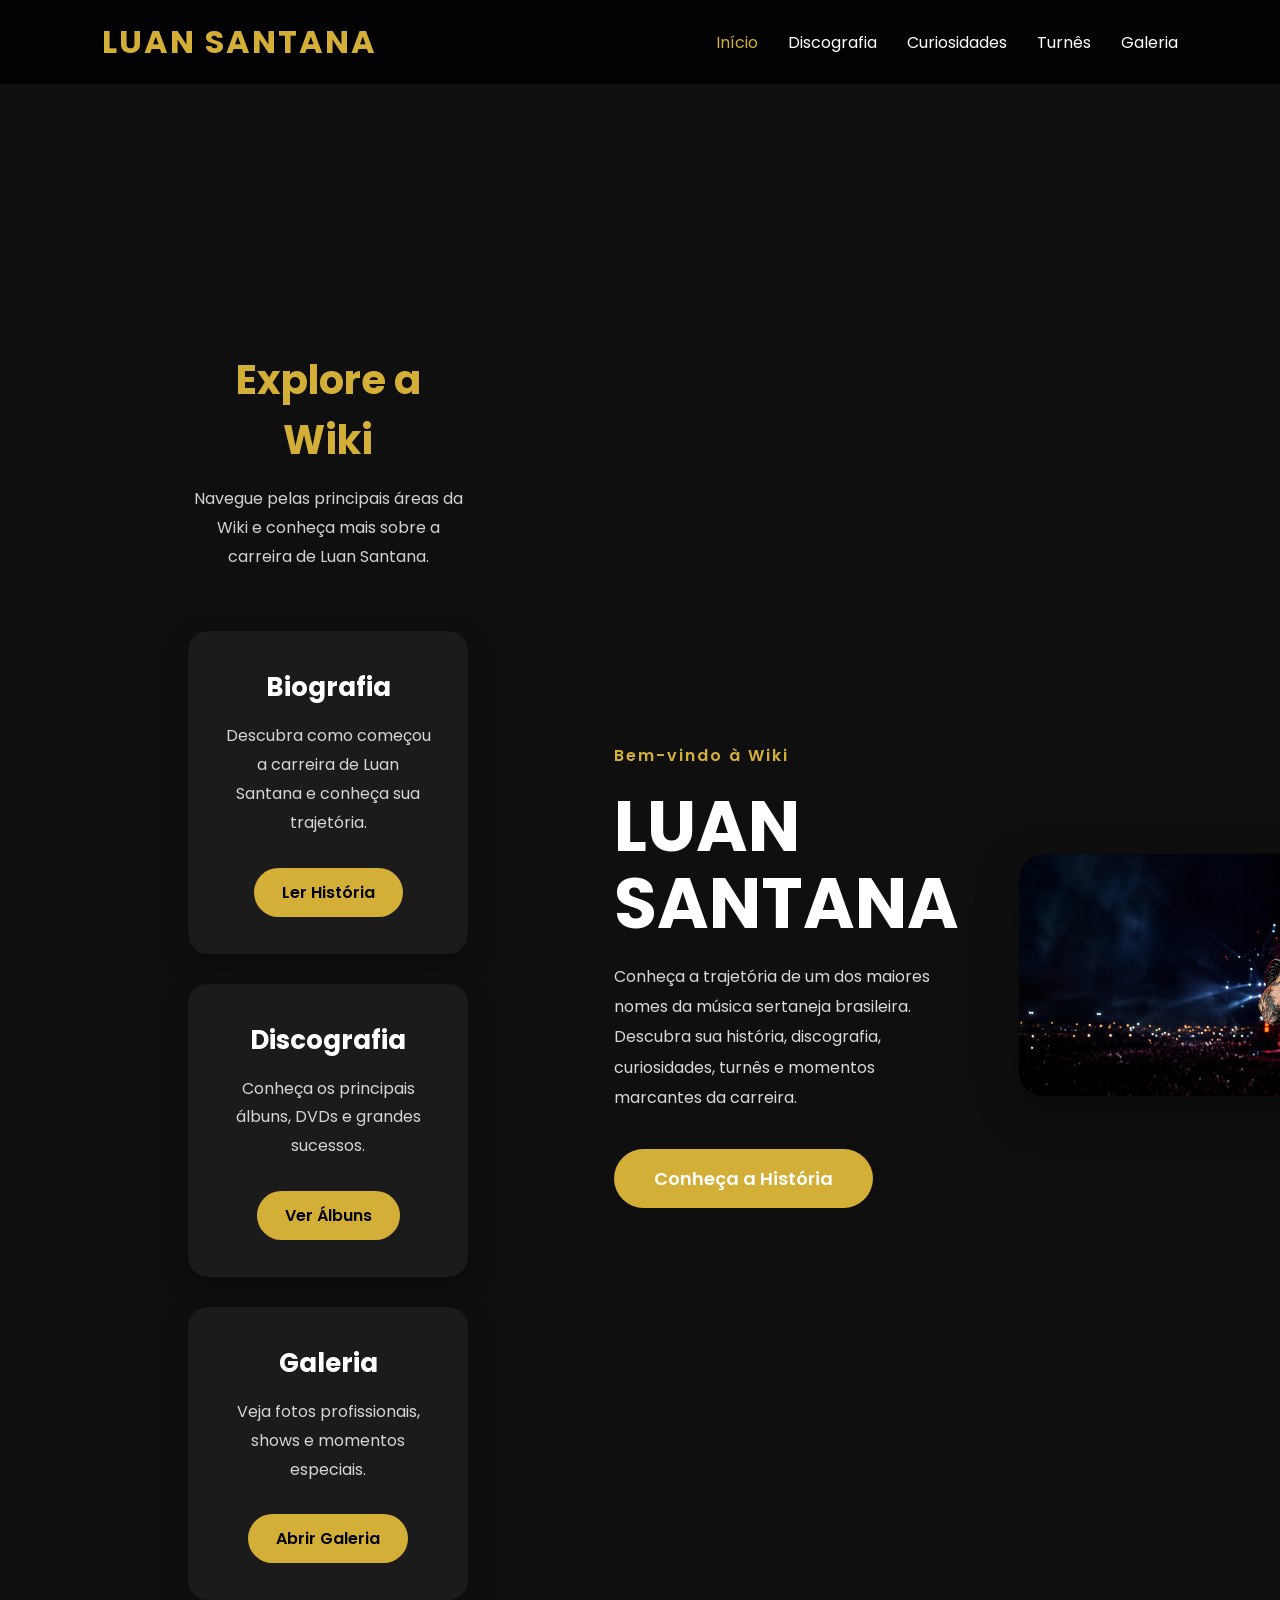
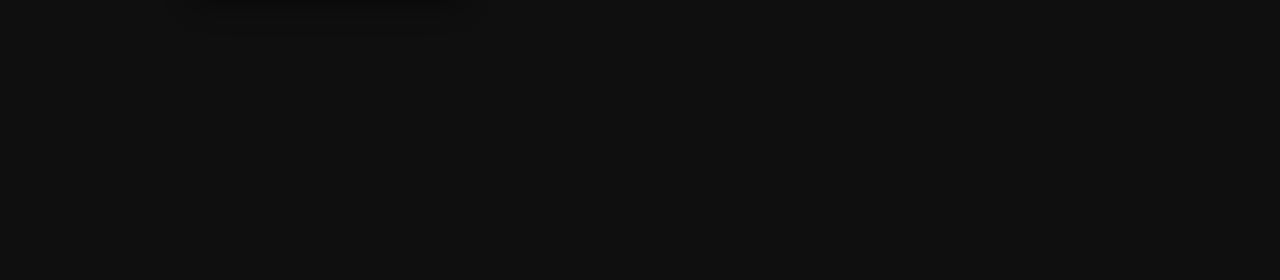
<file: index.html>
<!DOCTYPE html>
<html lang="pt-BR">
<head>
    <meta charset="UTF-8">
    <meta name="viewport" content="width=device-width, initial-scale=1.0">
    <title>Wiki | Luan Santana</title>
    <link rel="stylesheet" href="style.css">
    <link href="https://fonts.googleapis.com/css2?family=Poppins:wght@300;400;500;600;700;800&display=swap" rel="stylesheet">

</head>
<body>

<header>

    <div class="logo">

        LUAN SANTANA

    </div>

    <nav>

        <a class="ativo" href="index.html">Início</a>

        <a href="discografia.html">Discografia</a>

        <a href="curiosidades.html">Curiosidades</a>

        <a href="turnes.html">Turnês</a>

        <a href="galeria.html">Galeria</a>

    </nav>

</header>

<section class="hero">

<section class="cards">

    <div class="titulo-secao">

        <h2>Explore a Wiki</h2>

        <p>
            Navegue pelas principais áreas da Wiki e conheça
            mais sobre a carreira de Luan Santana.
        </p>

    </div>

    <div class="cards-container">

        <div class="card">

            <h3>Biografia</h3>

            <p>

                Descubra como começou a carreira
                de Luan Santana e conheça sua trajetória.

            </p>

            <a href="inicio.html">

                Ler História

            </a>

        </div>

        <div class="card">

            <h3>Discografia</h3>

            <p>

                Conheça os principais álbuns,
                DVDs e grandes sucessos.

            </p>

            <a href="discografia.html">

                Ver Álbuns

            </a>

        </div>

        <div class="card">

            <h3>Galeria</h3>

            <p>

                Veja fotos profissionais,
                shows e momentos especiais.

            </p>

            <a href="galeria.html">

                Abrir Galeria

            </a>

        </div>

    </div>

</section>

    <div class="hero-texto">

        <span>Bem-vindo à Wiki</span>

        <h1>

            LUAN <br>

            SANTANA

        </h1>

        <p>

            Conheça a trajetória de um dos maiores nomes da música
            sertaneja brasileira.

            Descubra sua história, discografia, curiosidades,
            turnês e momentos marcantes da carreira.

        </p>

        <a href="inicio.html" class="btn-principal">

            Conheça a História

        </a>

    </div>

    <div class="hero-img">

        <img src="./img/CAPA (2).png" alt="Luan Santana">

    </div>

</section>
</section>
</file>
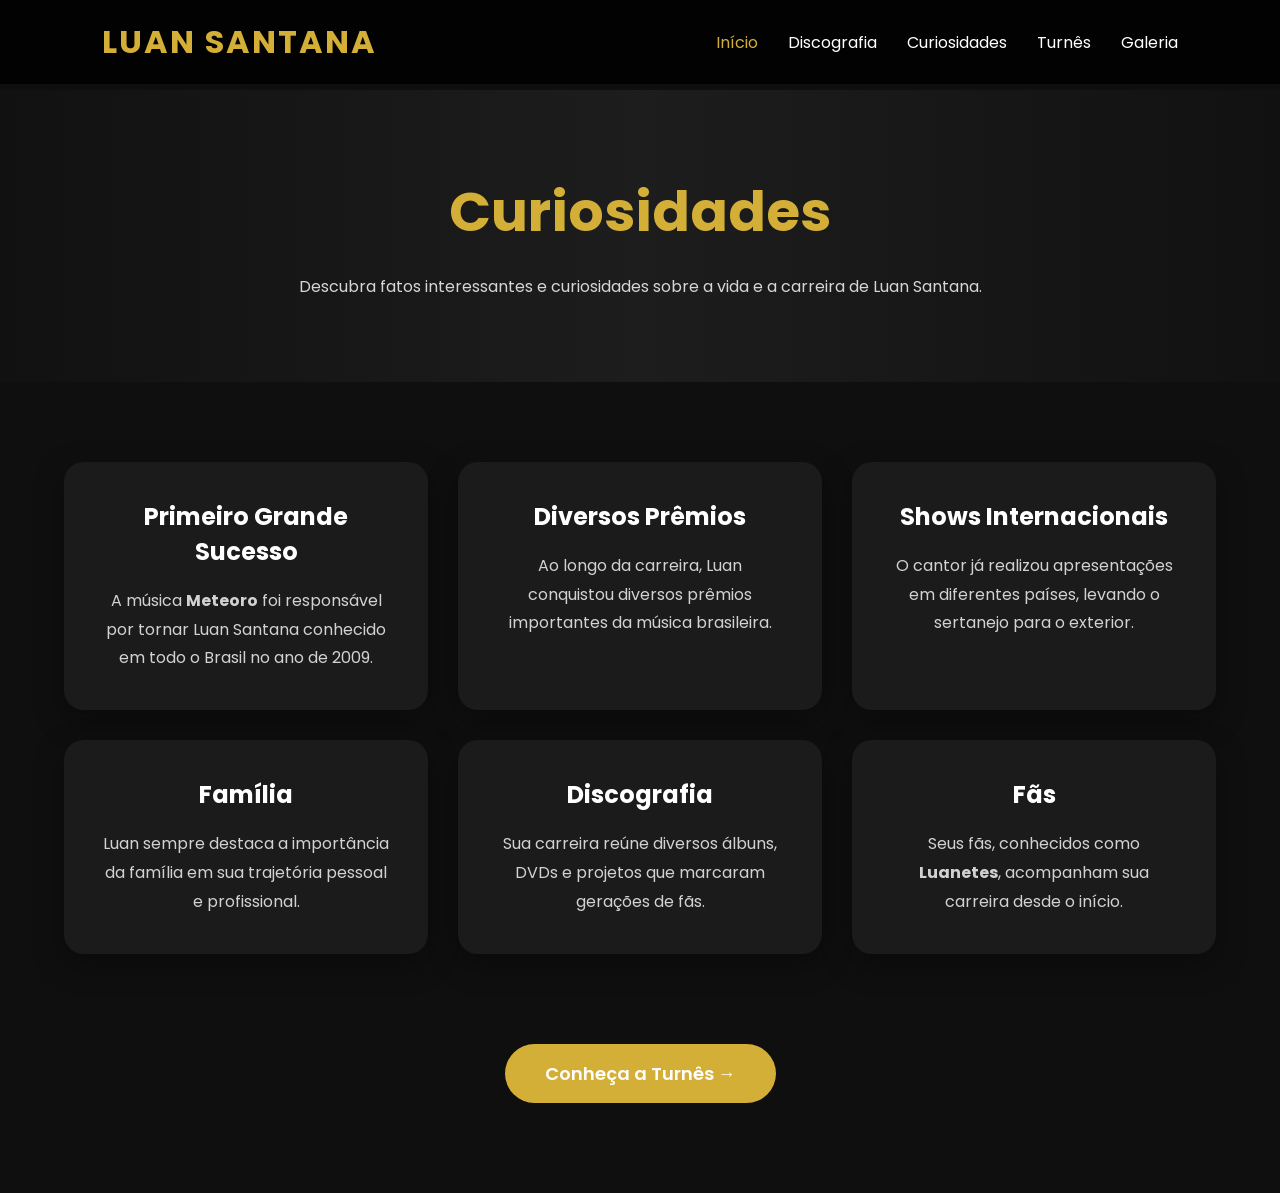
<file: curiosidades.html>
<!DOCTYPE html>
<html lang="pt-BR">
<head>
    <meta charset="UTF-8">
    <meta name="viewport" content="width=device-width, initial-scale=1.0">
    <title>Wiki | Luan Santana</title>
    <link rel="stylesheet" href="style.css">
    <link href="https://fonts.googleapis.com/css2?family=Poppins:wght@300;400;500;600;700;800&display=swap" rel="stylesheet">

</head>
<body>

<header>

    <div class="logo">

        LUAN SANTANA

    </div>

    <nav>

        <a class="ativo" href="index.html">Início</a>

        <a href="discografia.html">Discografia</a>

        <a href="curiosidades.html">Curiosidades</a>

        <a href="turnes.html">Turnês</a>

        <a href="galeria.html">Galeria</a>

    </nav>

</header>


<section class="banner-pagina">

    <h1>Curiosidades</h1>

    <p>

        Descubra fatos interessantes e curiosidades sobre a vida
        e a carreira de Luan Santana.

    </p>

</section>

<section class="curiosidades">

    <div class="curiosidade-card">

        <h2>Primeiro Grande Sucesso</h2>

        <p>
            A música <strong>Meteoro</strong> foi responsável por tornar Luan Santana conhecido em todo o Brasil no ano de 2009.
        </p>

    </div>

    <div class="curiosidade-card">

        <h2>Diversos Prêmios</h2>

        <p>
            Ao longo da carreira, Luan conquistou diversos prêmios importantes da música brasileira.
        </p>

    </div>

    <div class="curiosidade-card">

        <h2>Shows Internacionais</h2>

        <p>
            O cantor já realizou apresentações em diferentes países, levando o sertanejo para o exterior.
        </p>

    </div>

    <div class="curiosidade-card">

        <h2>Família</h2>

        <p>
            Luan sempre destaca a importância da família em sua trajetória pessoal e profissional.
        </p>

    </div>

    <div class="curiosidade-card">

        <h2>Discografia</h2>

        <p>
            Sua carreira reúne diversos álbuns, DVDs e projetos que marcaram gerações de fãs.
        </p>

    </div>

    <div class="curiosidade-card">

        <h2>Fãs</h2>

        <p>
            Seus fãs, conhecidos como <strong>Luanetes</strong>, acompanham sua carreira desde o início.
        </p>

    </div>

</section>

<section class="botao-biografia">

    <a href="turnes.html" class="btn-principal">

        Conheça a Turnês →

    </a>

</section>

</body>

</html>
</file>
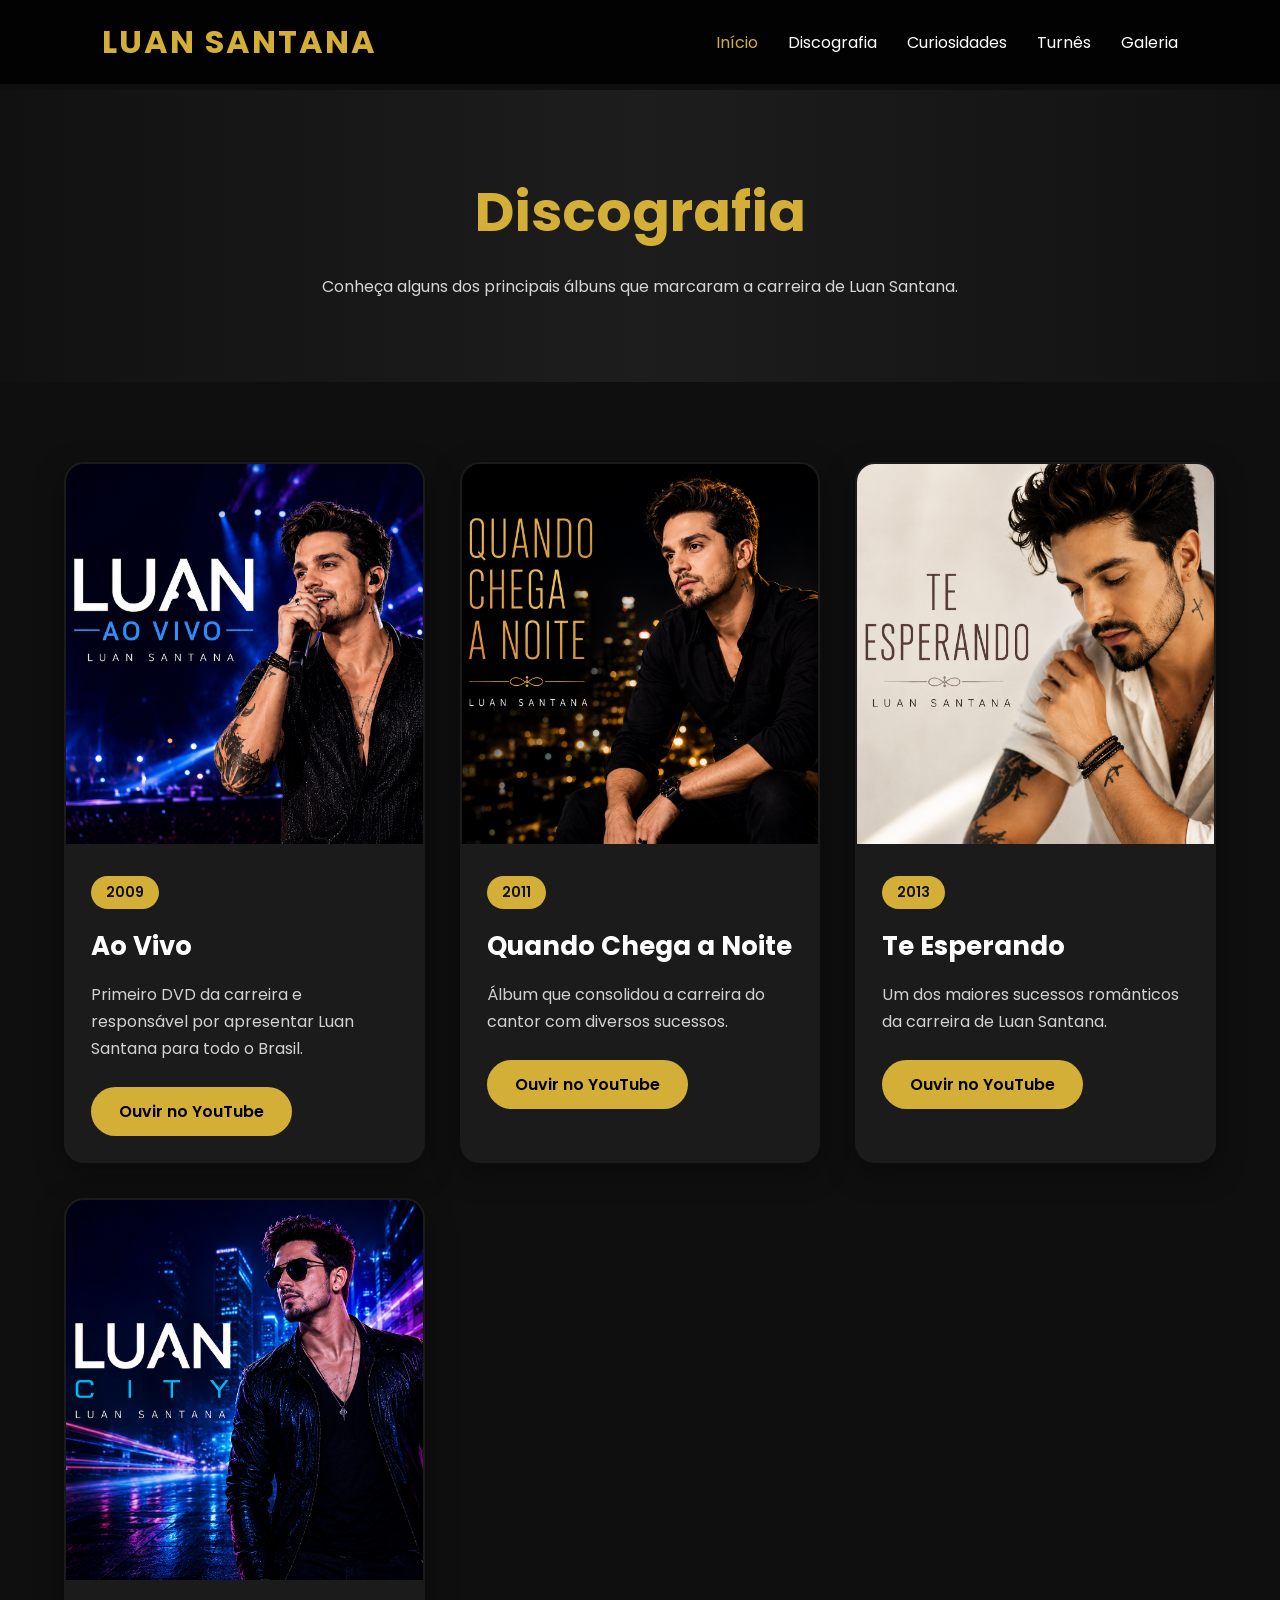
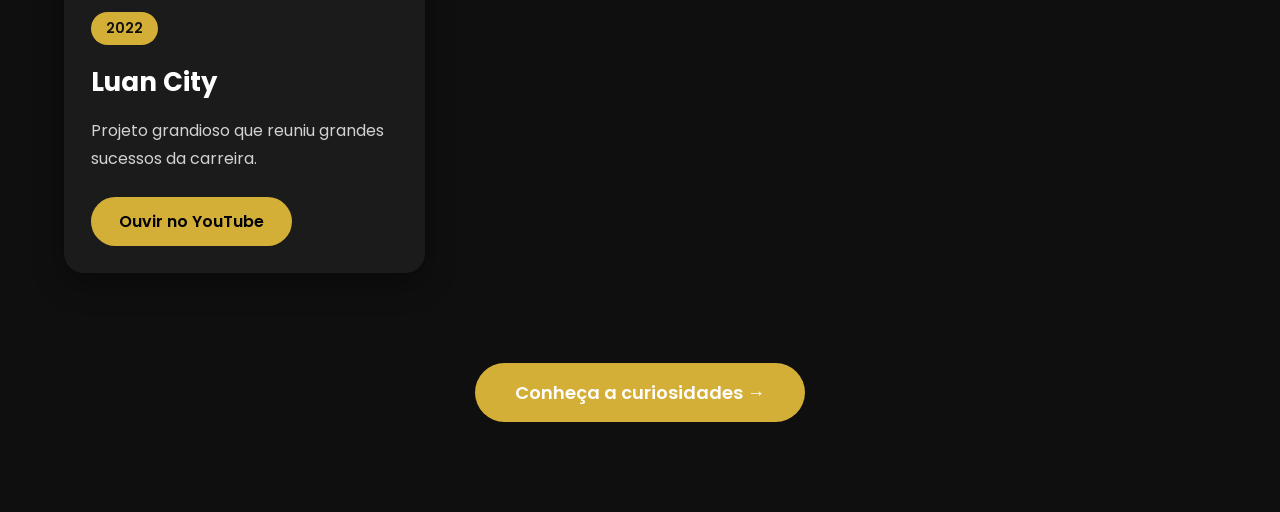
<file: discografia.html>
<!DOCTYPE html>
<html lang="pt-BR">
<head>
    <meta charset="UTF-8">
    <meta name="viewport" content="width=device-width, initial-scale=1.0">
    <title>Wiki | Luan Santana</title>
    <link rel="stylesheet" href="style.css">
    <link href="https://fonts.googleapis.com/css2?family=Poppins:wght@300;400;500;600;700;800&display=swap" rel="stylesheet">

</head>
<body>

<header>

    <div class="logo">

        LUAN SANTANA

    </div>

    <nav>

        <a class="ativo" href="index.html">Início</a>

        <a href="discografia.html">Discografia</a>

        <a href="curiosidades.html">Curiosidades</a>

        <a href="turnes.html">Turnês</a>

        <a href="galeria.html">Galeria</a>

    </nav>

</header>

<section class="banner-pagina">

    <h1>Discografia</h1>

    <p>

        Conheça alguns dos principais álbuns que marcaram
        a carreira de Luan Santana.

    </p>

</section>
<section class="discografia">

    <div class="album">

        <img src="./img/ao vivo.png" alt="Ao Vivo">

        <div class="album-info">

            <span>2009</span>

            <h2>Ao Vivo</h2>

            <p>

                Primeiro DVD da carreira e responsável por
                apresentar Luan Santana para todo o Brasil.

            </p>

            <a href="https://youtu.be/TGTtsl8pVEM" target="_blank">

                Ouvir no YouTube

            </a>

        </div>

    </div>

    <div class="album">

        <img src="./img/te esperando.png" alt="Quando Chega a Noite">

        <div class="album-info">

            <span>2011</span>

            <h2>Quando Chega a Noite</h2>

            <p>

                Álbum que consolidou a carreira do cantor
                com diversos sucessos.

            </p>

            <a href="https://youtu.be/YB6icWm7Lsw" target="_blank">

                Ouvir no YouTube

            </a>

        </div>

    </div>

    <div class="album">

        <img src="./img/quando.png" alt="Te Esperando">

        <div class="album-info">

            <span>2013</span>

            <h2>Te Esperando</h2>

            <p>

                Um dos maiores sucessos românticos
                da carreira de Luan Santana.

            </p>

            <a href="https://youtu.be/Z5pWz_OR5Sg" target="_blank">

                Ouvir no YouTube

            </a>

        </div>

    </div>

    <div class="album">

        <img src="./img/city.png" alt="Luan City">

        <div class="album-info">

            <span>2022</span>

            <h2>Luan City</h2>

            <p>

                Projeto grandioso que reuniu grandes
                sucessos da carreira.

            </p>

            <a href="https://youtu.be/JwNmNoWrz70" target="_blank">

                Ouvir no YouTube

            </a>

        </div>

    </div>

</section>
<section class="botao-biografia">

    <a href="curiosidades.html" class="btn-principal">

        Conheça a curiosidades →

    </a>

</section>


</body>

</html>
</file>
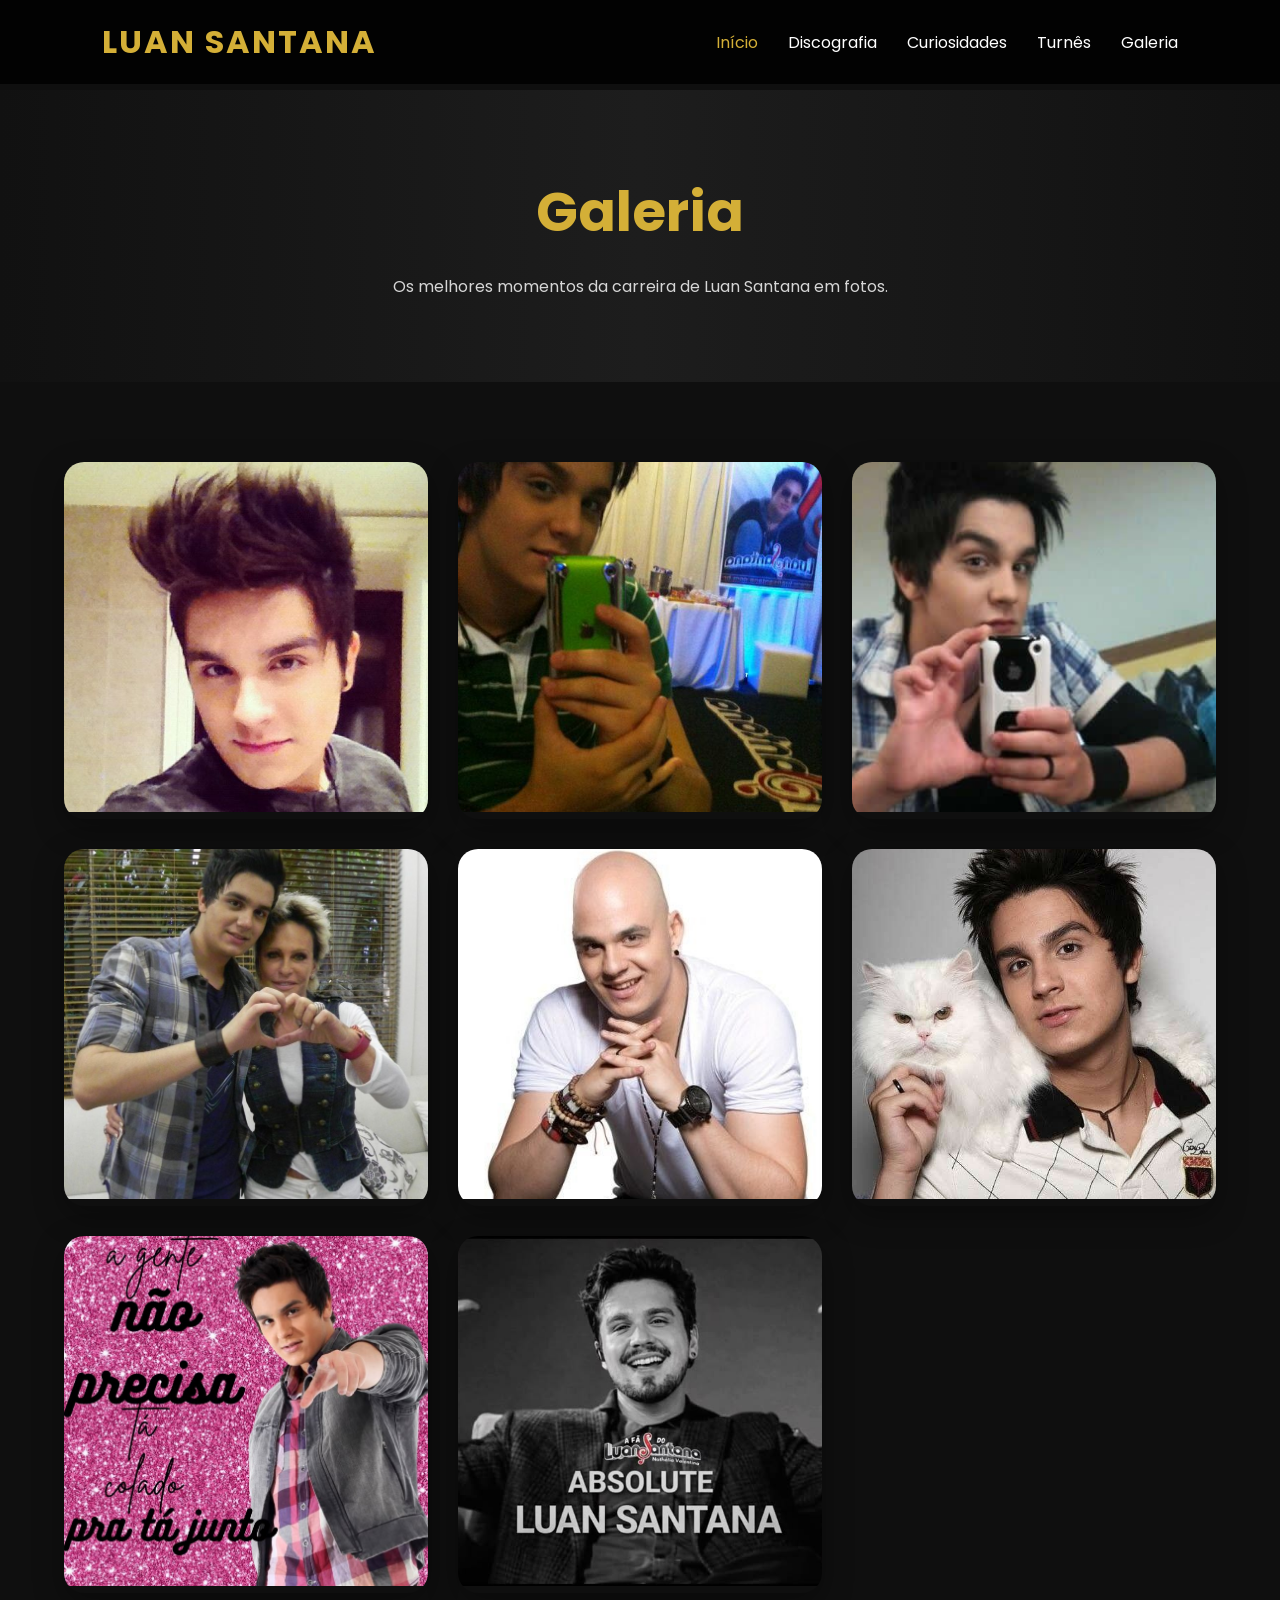
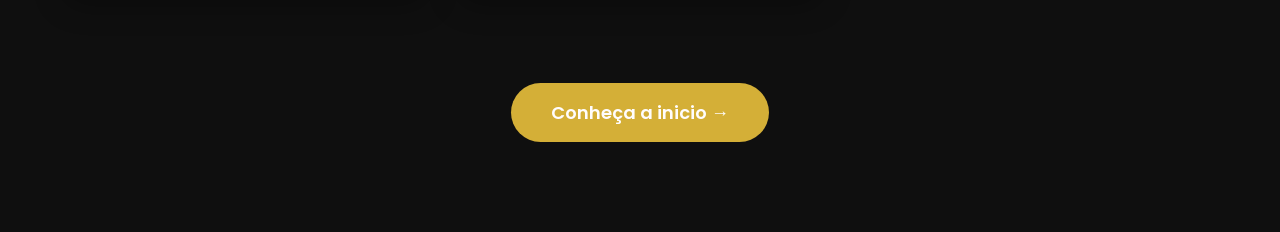
<file: galeria.html>
<!DOCTYPE html>
<html lang="pt-BR">
<head>
    <meta charset="UTF-8">
    <meta name="viewport" content="width=device-width, initial-scale=1.0">
    <title>Wiki | Luan Santana</title>
    <link rel="stylesheet" href="style.css">
    <link href="https://fonts.googleapis.com/css2?family=Poppins:wght@300;400;500;600;700;800&display=swap" rel="stylesheet">

</head>
<body>

<header>

    <div class="logo">

        LUAN SANTANA

    </div>

    <nav>

        <a class="ativo" href="index.html">Início</a>

        <a href="discografia.html">Discografia</a>

        <a href="curiosidades.html">Curiosidades</a>

        <a href="turnes.html">Turnês</a>

        <a href="galeria.html">Galeria</a>

    </nav>

</header>
<section class="banner-pagina">

    <h1>Galeria</h1>

    <p>

        Os melhores momentos da carreira de Luan Santana em fotos.

    </p>

</section>

<section class="galeria">

    <div class="foto">

        <img src="./img/r.jpg" alt="Luan Santana">


    </div>

    <div class="foto">

        <img src="./img/b.jpg" alt="Luan Santana">

    </div>

    <div class="foto">

        <img src="./img/c.jpg" alt="Luan Santana">

    </div>

    <div class="foto">

        <img src="./img/y.jpg" alt="Luan Santana">

    </div>

    <div class="foto">

        <img src="./img/ç.jpg" alt="Luan Santana">

    </div>

    <div class="foto">

        <img src="./img/z.jpg" alt="Luan Santana">

    </div>
        <div class="foto">

        <img src="./img/q.jpg" alt="Luan Santana">

    </div>
        <div class="foto">

        <img src="./img/d.jpg" alt="Luan Santana">

    </div>

</section>

<section class="botao-biografia">

    <a href="inicio.html" class="btn-principal">

        Conheça a inicio →

    </a>

</section>

</body>

</html>
</file>
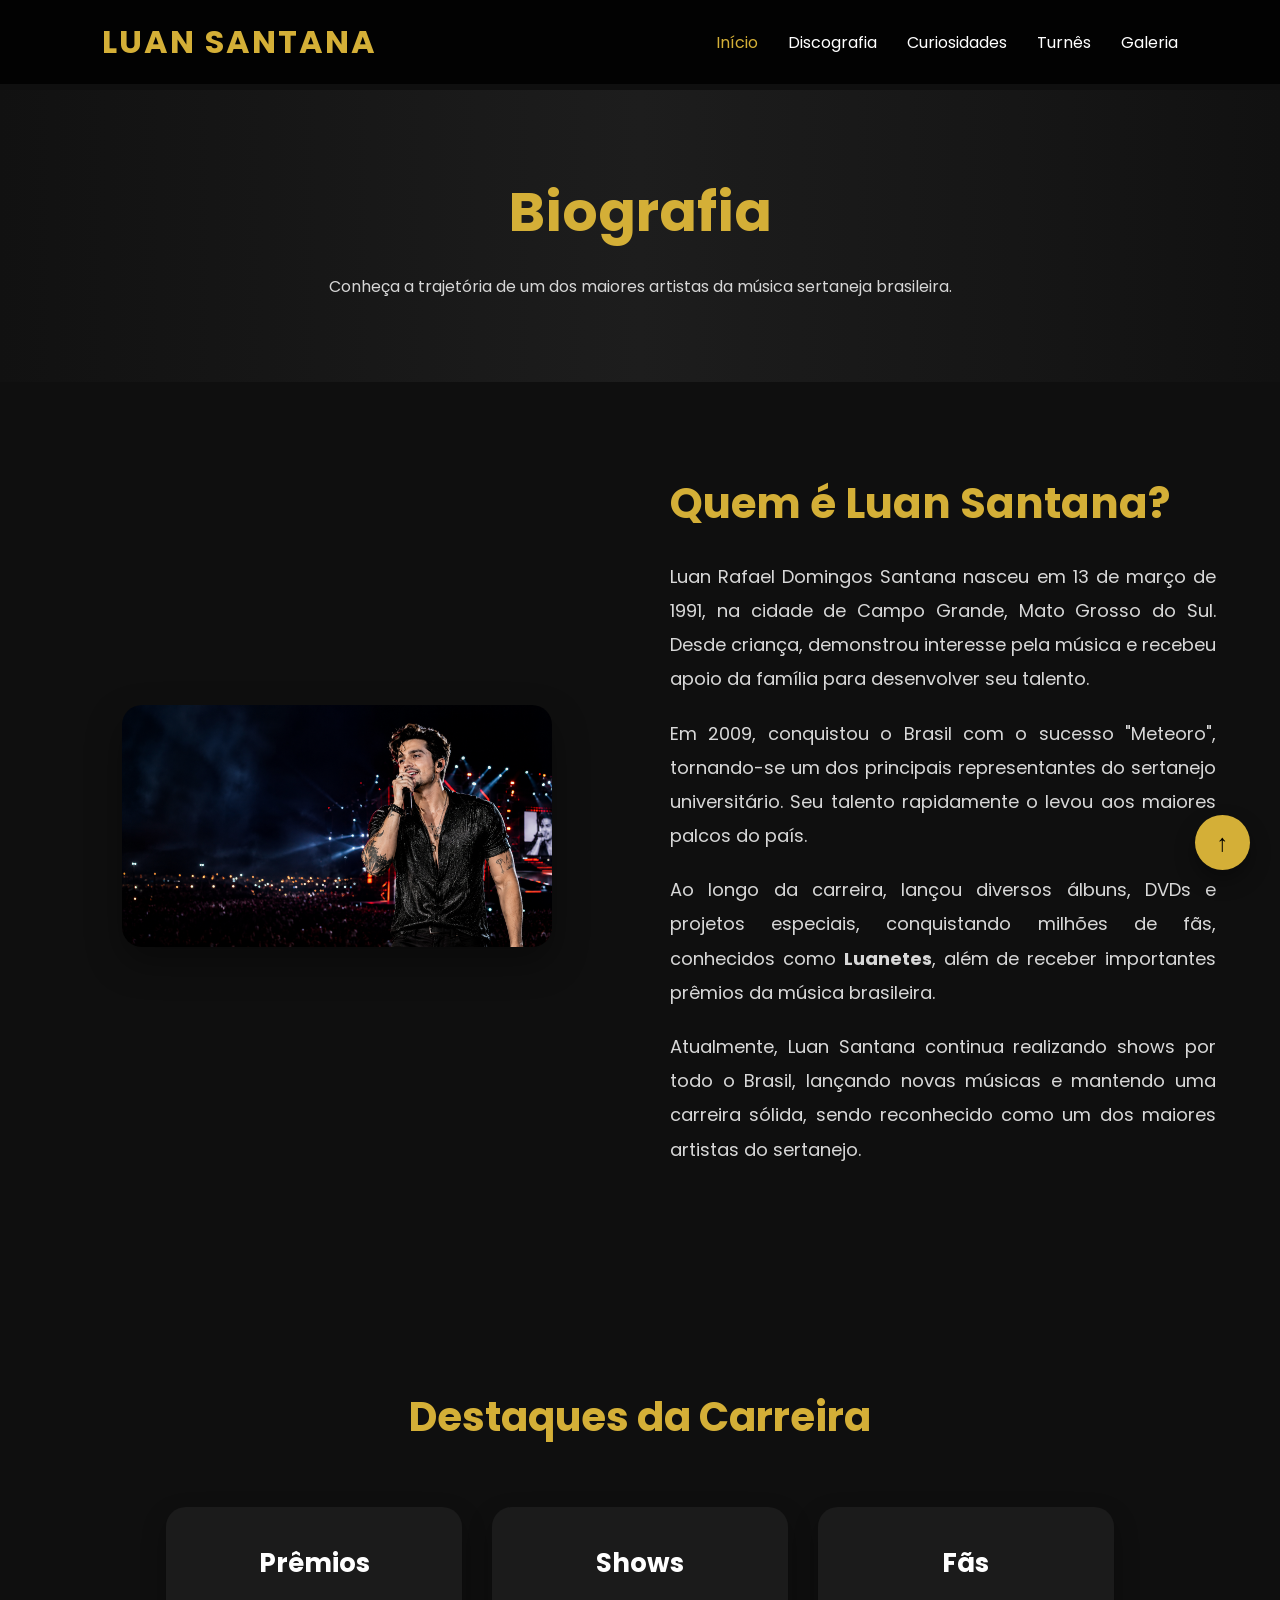
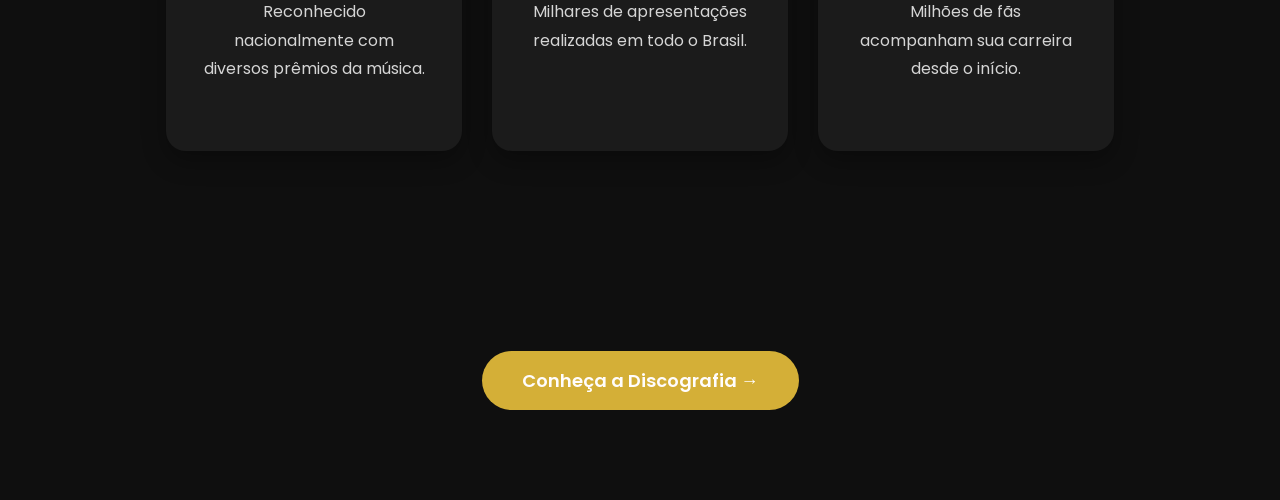
<file: inicio.html>
<!DOCTYPE html>
<html lang="pt-BR">
<head>
    <meta charset="UTF-8">
    <meta name="viewport" content="width=device-width, initial-scale=1.0">
    <title>Wiki | Luan Santana</title>
    <link rel="stylesheet" href="style.css">
    <link href="https://fonts.googleapis.com/css2?family=Poppins:wght@300;400;500;600;700;800&display=swap" rel="stylesheet">

</head>
<body>

<header>

    <div class="logo">

        LUAN SANTANA

    </div>

    <nav>

        <a class="ativo" href="index.html">Início</a>

        <a href="discografia.html">Discografia</a>

        <a href="curiosidades.html">Curiosidades</a>

        <a href="turnes.html">Turnês</a>

        <a href="galeria.html">Galeria</a>

    </nav>

</header>

<section class="banner-pagina">

    <h1>Biografia</h1>

    <p>

        Conheça a trajetória de um dos maiores artistas
        da música sertaneja brasileira.

    </p>

</section>

<section class="biografia">

    <div class="biografia-img">

        <img src="./img/CAPA (2).png" alt="Luan Santana">

    </div>

    <div class="biografia-texto">

        <h2>Quem é Luan Santana?</h2>

        <p>

            Luan Rafael Domingos Santana nasceu em 13 de março de 1991,
            na cidade de Campo Grande, Mato Grosso do Sul. Desde criança,
            demonstrou interesse pela música e recebeu apoio da família
            para desenvolver seu talento.

        </p>

        <p>

            Em 2009, conquistou o Brasil com o sucesso "Meteoro",
            tornando-se um dos principais representantes do sertanejo
            universitário. Seu talento rapidamente o levou aos maiores
            palcos do país.

        </p>

        <p>

            Ao longo da carreira, lançou diversos álbuns, DVDs e projetos
            especiais, conquistando milhões de fãs, conhecidos como
            <strong>Luanetes</strong>, além de receber importantes prêmios
            da música brasileira.

        </p>

        <p>

            Atualmente, Luan Santana continua realizando shows por todo o
            Brasil, lançando novas músicas e mantendo uma carreira sólida,
            sendo reconhecido como um dos maiores artistas do sertanejo.

        </p>

    </div>

</section>

<section class="cards">

    <div class="titulo-secao">

        <h2>Destaques da Carreira</h2>

    </div>

    <div class="cards-container">

        <div class="card">

            <h3>Prêmios</h3>

            <p>

                Reconhecido nacionalmente com diversos prêmios da música.

            </p>

        </div>

        <div class="card">

            <h3>Shows</h3>

            <p>

                Milhares de apresentações realizadas em todo o Brasil.

            </p>

        </div>

        <div class="card">

            <h3>Fãs</h3>

            <p>

                Milhões de fãs acompanham sua carreira desde o início.

            </p>

        </div>

    </div>

</section>

<section class="botao-biografia">

    <a href="discografia.html" class="btn-principal">

        Conheça a Discografia →

    </a>

</section>

<a href="#topo" class="topo">

    ↑

</a>

</body>

</html>
</file>
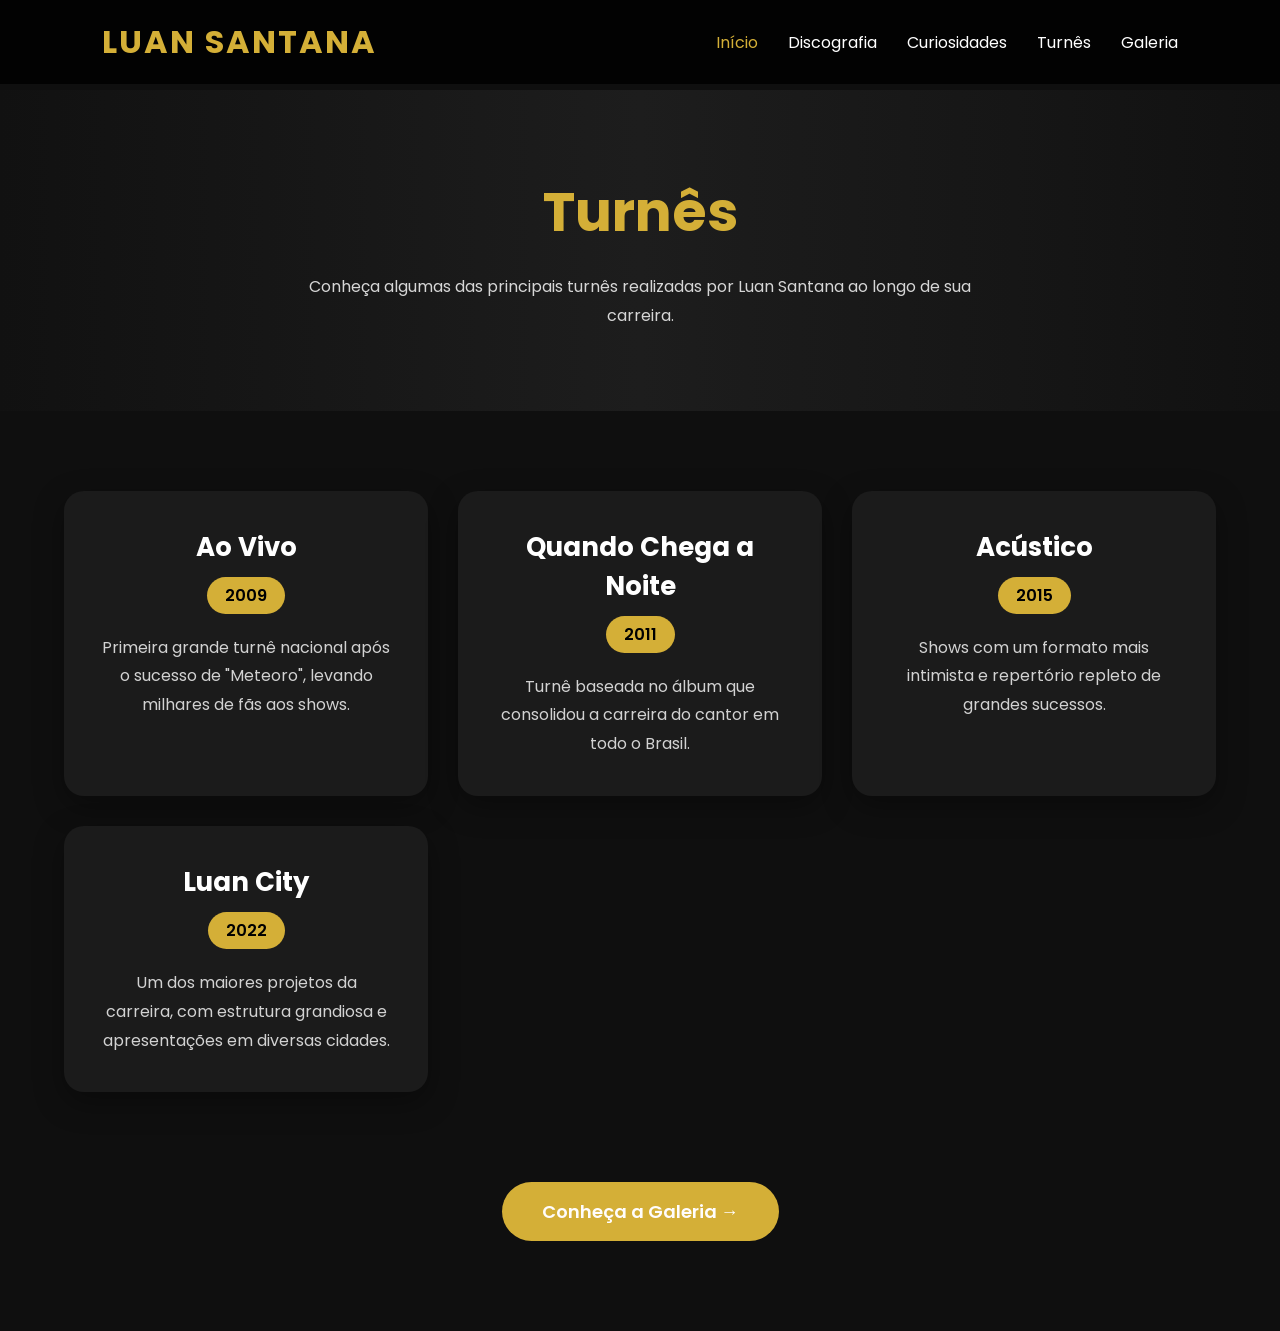
<file: turnes.html>
<!DOCTYPE html>
<html lang="pt-BR">
<head>
    <meta charset="UTF-8">
    <meta name="viewport" content="width=device-width, initial-scale=1.0">
    <title>Wiki | Luan Santana</title>
    <link rel="stylesheet" href="style.css">
    <link href="https://fonts.googleapis.com/css2?family=Poppins:wght@300;400;500;600;700;800&display=swap" rel="stylesheet">

</head>
<body>

<header>

    <div class="logo">

        LUAN SANTANA

    </div>

    <nav>

        <a class="ativo" href="index.html">Início</a>

        <a href="discografia.html">Discografia</a>

        <a href="curiosidades.html">Curiosidades</a>

        <a href="turnes.html">Turnês</a>

        <a href="galeria.html">Galeria</a>

    </nav>

</header>

<section class="banner-pagina">

    <h1>Turnês</h1>

    <p>

        Conheça algumas das principais turnês realizadas por
        Luan Santana ao longo de sua carreira.

    </p>

</section>

<section class="turnes">

    <div class="turne">
        <h2>Ao Vivo</h2>

        <span>2009</span>

        <p>

            Primeira grande turnê nacional após o sucesso de
            "Meteoro", levando milhares de fãs aos shows.

        </p>

    </div>

    <div class="turne">

        <h2>Quando Chega a Noite</h2>

        <span>2011</span>

        <p>

            Turnê baseada no álbum que consolidou a carreira
            do cantor em todo o Brasil.

        </p>

    </div>

    <div class="turne">

        <h2>Acústico</h2>

        <span>2015</span>

        <p>

            Shows com um formato mais intimista e repertório
            repleto de grandes sucessos.

        </p>

    </div>

    <div class="turne">

        <h2>Luan City</h2>

        <span>2022</span>

        <p>

            Um dos maiores projetos da carreira, com estrutura
            grandiosa e apresentações em diversas cidades.

        </p>

    </div>

</section>
<section class="botao-biografia">

    <a href="galeria.html" class="btn-principal">

        Conheça a Galeria →

    </a>

</section>
</body>

</html>
</file>
<file: style.css>
@import url('https://fonts.googleapis.com/css2?family=Poppins:wght@300;400;500;600;700;800&display=swap');
*{
    margin:0;
    padding:0;
    box-sizing:border-box;
}

html{
    scroll-behavior:smooth;
}

body{

    font-family:'Poppins',sans-serif;

    background:#0f0f0f;

    color:#fff;

    overflow-x:hidden;

}
:root{

    --preto:#111111;

    --preto2:#1b1b1b;

    --dourado:#d4af37;

    --branco:#ffffff;

    --cinza:#bdbdbd;

    --sombra:0 15px 40px rgba(0,0,0,.35);

    --transicao:.35s;

}
header{

    position:fixed;

    width:100%;

    top:0;

    left:0;

    z-index:999;

    display:flex;

    justify-content:space-between;

    align-items:center;

    padding:18px 8%;

    background:rgba(0,0,0,.85);

    backdrop-filter:blur(15px);

}

.logo{

    font-size:32px;

    color:var(--dourado);

    font-weight:700;

    letter-spacing:2px;

}

nav{

    display:flex;

    gap:30px;

}

nav a{

    color:white;

    text-decoration:none;

    font-size:16px;

    transition:var(--transicao);

    position:relative;

}

nav a:hover{

    color:var(--dourado);

}

nav a::after{

    content:"";

    position:absolute;

    left:0;

    bottom:-8px;

    width:0;

    height:2px;

    background:var(--dourado);

    transition:.3s;

}

nav a:hover::after{

    width:100%;

}

.ativo{

    color:var(--dourado);

}

#tema{

    width:48px;

    height:48px;

    border:none;

    border-radius:50%;

    background:var(--dourado);

    color:black;

    cursor:pointer;

    transition:.3s;

    font-size:18px;

}

#tema:hover{

    transform:rotate(20deg);

}
.hero{

    min-height:100vh;

    display:flex;

    justify-content:space-between;

    align-items:center;

    padding:150px 8% 80px;

    gap:60px;

}

.hero-texto{

    flex:1;

}

.hero-texto span{

    color:var(--dourado);

    font-weight:600;

    letter-spacing:2px;

}

.hero-texto h1{

    font-size:70px;

    line-height:1.1;

    margin:20px 0;

}

.hero-texto p{

    color:#d8d8d8;

    line-height:1.9;

    max-width:650px;

    margin-bottom:35px;

}

.btn-principal{

    display:inline-block;

    background:var(--dourado);

    color:black;

    padding:15px 35px;

    border-radius:40px;

    text-decoration:none;

    font-weight:600;

    transition:.3s;

}

.btn-principal:hover{

    background:white;

    transform:translateY(-5px);

}

.hero-img{

    flex:1;

    display:flex;

    justify-content:center;

}

.hero-img img{

    width:430px;

    border-radius:25px;

    box-shadow:var(--sombra);

    transition:.5s;

}

.hero-img img:hover{

    transform:scale(1.04);

}
.titulo-secao{

    text-align:center;

    margin-bottom:60px;

}

.titulo-secao h2{

    font-size:40px;

    color:var(--dourado);

    margin-bottom:15px;

}

.titulo-secao p{

    color:#d2d2d2;

    max-width:700px;

    margin:auto;

    line-height:1.8;

}
.cards{

    padding:100px 8%;

}

.cards-container{

    display:grid;

    grid-template-columns:repeat(auto-fit,minmax(280px,1fr));

    gap:35px;

}

.card{

    background:#1b1b1b;

    border-radius:20px;

    padding:35px;

    text-align:center;

    transition:.4s;

    box-shadow:0 10px 25px rgba(0,0,0,.35);

    border:2px solid transparent;

}

.card:hover{

    transform:translateY(-10px);

    border-color:var(--dourado);

    box-shadow:0 20px 40px rgba(212,175,55,.25);

}

.card i{

    font-size:55px;

    color:var(--dourado);

    margin-bottom:25px;

}

.card h3{

    margin-bottom:20px;

    font-size:25px;

}

.card p{

    color:#d2d2d2;

    line-height:1.8;

    margin-bottom:30px;

}

.card a{

    display:inline-block;

    padding:12px 28px;

    border-radius:30px;

    background:var(--dourado);

    color:black;

    text-decoration:none;

    font-weight:600;

    transition:.3s;

}

.card a:hover{

    background:white;

    transform:scale(1.05);

}

.informacoes{

    padding:100px 8%;

}

.info-container{

    display:flex;

    justify-content:center;

    align-items:center;

    gap:50px;

    flex-wrap:wrap;

}

.info-imagem img{

    width:340px;

    border-radius:20px;

    box-shadow:var(--sombra);

}

.video{

    padding:100px 8%;

    text-align:center;

}

.video-container{

    max-width:900px;

    margin:50px auto 0;

    border-radius:20px;

    overflow:hidden;

    box-shadow:var(--sombra);

}

.video-container iframe{

    width:100%;

    height:500px;

    border:none;

}
.card,
.info-imagem img,
.video-container{

    animation:fadeUp .8s ease;

}

@keyframes fadeUp{

    from{

        opacity:0;

        transform:translateY(50px);

    }

    to{

        opacity:1;

        transform:translateY(0);

    }
}
.curiosidades-home{

    padding:100px 8%;

}

.curiosidades-grid{

    display:grid;

    grid-template-columns:repeat(auto-fit,minmax(250px,1fr));

    gap:30px;

}

.curiosidade{

    background:#1b1b1b;

    border-radius:20px;

    padding:30px;

    text-align:center;

    transition:.4s;

    border:2px solid transparent;

}

.curiosidade:hover{

    transform:translateY(-10px);

    border-color:var(--dourado);

    box-shadow:0 20px 40px rgba(212,175,55,.25);

}

.curiosidade i{

    font-size:45px;

    color:var(--dourado);

    margin-bottom:20px;

}

.curiosidade h3{

    margin-bottom:18px;

    font-size:22px;

}

.curiosidade p{

    color:#d2d2d2;

    line-height:1.8;

}
.frase{

    padding:80px 8%;

}

.frase blockquote{

    max-width:900px;

    margin:auto;

    text-align:center;

    font-size:28px;

    font-style:italic;

    color:var(--dourado);

    line-height:1.8;

    border-left:5px solid var(--dourado);

    padding-left:30px;

}

.topo{

    position:fixed;

    right:30px;

    bottom:30px;

    width:55px;

    height:55px;

    border-radius:50%;

    background:var(--dourado);

    color:black;

    text-decoration:none;

    display:flex;

    justify-content:center;

    align-items:center;

    font-size:24px;

    font-weight:bold;

    transition:.3s;

    box-shadow:0 10px 20px rgba(0,0,0,.35);

}

.topo:hover{

    transform:translateY(-6px);

    background:white;

}

/*======================================================
                SCROLLBAR
======================================================*/

::-webkit-scrollbar{

    width:10px;

}

::-webkit-scrollbar-track{

    background:#111;

}

::-webkit-scrollbar-thumb{

    background:var(--dourado);

    border-radius:30px;

}

::-webkit-scrollbar-thumb:hover{

    background:#c3b27f;

}

.banner-pagina{

    margin-top:90px;

    padding:80px 8%;

    text-align:center;

    background:linear-gradient(to right,#111,#1d1d1d,#111);

}

.banner-pagina h1{

    font-size:55px;

    color:var(--dourado);

    margin-bottom:20px;

}

.banner-pagina p{

    color:#d6d6d6;

    max-width:700px;

    margin:auto;

    line-height:1.8;

}

.discografia{

    width:90%;

    max-width:1400px;

    margin:80px auto;

    display:grid;

    grid-template-columns:repeat(auto-fit,minmax(280px,1fr));

    gap:35px;

}

.album{

    background:#1b1b1b;

    border-radius:20px;

    overflow:hidden;

    transition:.4s;

    box-shadow:0 10px 30px rgba(0,0,0,.35);

    border:2px solid transparent;

}

.album:hover{

    transform:translateY(-10px);

    border-color:var(--dourado);

    box-shadow:0 20px 40px rgba(212,175,55,.20);

}

.album img{

    width:100%;

    height:380px;

    object-fit:cover;

    transition:.5s;

}

.album:hover img{

    transform:scale(1.05);

}

.album-info{

    padding:25px;

}

.album-info span{

    display:inline-block;

    background:var(--dourado);

    color:rgb(16, 15, 15);

    padding:6px 15px;

    border-radius:30px;

    font-size:14px;

    font-weight:600;

    margin-bottom:18px;

}

.album-info h2{

    font-size:26px;

    margin-bottom:15px;

}

.album-info p{

    color:#d2d2d2;

    line-height:1.7;

    margin-bottom:25px;

}

.album-info a{

    display:inline-block;

    text-decoration:none;

    background:var(--dourado);

    color:black;

    padding:12px 28px;

    border-radius:30px;

    font-weight:600;

    transition:.9s;

}

.album-info a:hover{

    background:white;

    transform:scale(1.05);

}
@keyframes aparecer{

    from{

        opacity:0;

        transform:translateY(40px);

    }

    to{

        opacity:1;

        transform:translateY(0);

    }

}

.album{

    animation:aparecer .8s ease;

}
.curiosidades{

    width:90%;

    max-width:1300px;

    margin:80px auto;

    display:grid;

    grid-template-columns:repeat(auto-fit,minmax(280px,1fr));

    gap:30px;

}

.curiosidade-card{

    background:#1b1b1b;

    padding:35px;

    border-radius:20px;

    text-align:center;

    transition:.4s;

    border:2px solid transparent;

    box-shadow:0 10px 30px rgba(0,0,0,.35);

}

.curiosidade-card:hover{

    transform:translateY(-10px);

    border-color:var(--dourado);

    box-shadow:0 20px 40px rgba(212,175,55,.20);

}

.curiosidade-card i{

    font-size:50px;

    color:var(--dourado);

    margin-bottom:20px;

}

.curiosidade-card h2{

    margin-bottom:18px;

    font-size:24px;

}

.curiosidade-card p{

    color:#d2d2d2;

    line-height:1.8;

}

.turnes{

    width:90%;

    max-width:1300px;

    margin:80px auto;

    display:grid;

    grid-template-columns:repeat(auto-fit,minmax(280px,1fr));

    gap:30px;

}

.turne{

    background:#1b1b1b;

    padding:35px;

    border-radius:20px;

    text-align:center;

    transition:.4s;

    border:2px solid transparent;

    box-shadow:0 10px 30px rgba(0,0,0,.35);

}

.turne:hover{

    transform:translateY(-10px);

    border-color:var(--dourado);

    box-shadow:0 20px 40px rgba(212,175,55,.20);

}

.turne i{

    font-size:55px;

    color:var(--dourado);

    margin-bottom:20px;

}

.turne h2{

    margin-bottom:10px;

    font-size:26px;

}

.turne span{

    display:inline-block;

    background:var(--dourado);

    color:black;

    padding:6px 18px;

    border-radius:30px;

    font-weight:600;

    margin-bottom:20px;

}

.turne p{

    color:#d2d2d2;

    line-height:1.8;

}

.galeria{

    width:90%;

    max-width:1400px;

    margin:80px auto;

    display:grid;

    grid-template-columns:repeat(auto-fit,minmax(320px,1fr));

    gap:30px;

}

.foto{

    position:relative;

    overflow:hidden;

    border-radius:20px;

    cursor:pointer;

    box-shadow:0 10px 30px rgba(0,0,0,.35);

}

.foto img{

    width:100%;

    height:350px;

    object-fit:cover;

    transition:.6s;

}.foto:hover img{

    transform:scale(1.12);
}

.biografia{

    width:90%;

    max-width:1300px;

    margin:90px auto;

    display:flex;

    align-items:center;

    justify-content:center;

    gap:60px;

    flex-wrap:wrap;

}

.biografia-img{

    flex:1;

    min-width:300px;

    text-align:center;

}

.biografia-img img{

    width:100%;

    max-width:430px;

    border-radius:20px;

    box-shadow:0 15px 35px rgba(0,0,0,.35);

    transition:.4s;

}

.biografia-img img:hover{

    transform:scale(1.03);

}

.biografia-texto{

    flex:1;

    min-width:320px;

}

.biografia-texto h2{

    font-size:42px;

    color:var(--dourado);

    margin-bottom:25px;

}

.biografia-texto p{

    color:#d8d8d8;

    font-size:18px;

    line-height:1.9;

    margin-bottom:20px;

    text-align:justify;

}

.cards{

    width:90%;

    max-width:1300px;

    margin:100px auto;

}

.cards-container{

    display:grid;

    grid-template-columns:repeat(auto-fit,minmax(280px,1fr));

    gap:30px;

    margin-top:50px;

}

.card{

    background:#1b1b1b;

    border-radius:20px;

    padding:35px;

    text-align:center;

    transition:.4s;

    border:2px solid transparent;

    box-shadow:0 10px 25px rgba(0,0,0,.30);

}

.card:hover{

    transform:translateY(-10px);

    border-color:var(--dourado);

    box-shadow:0 20px 35px rgba(212,175,55,.20);

}

.card i{

    font-size:55px;

    color:var(--dourado);

    margin-bottom:20px;

}

.card h3{

    font-size:26px;

    margin-bottom:15px;

}

.card p{

    color:#d5d5d5;

    line-height:1.8;

}

.botao-biografia{

    text-align:center;

    margin:90px 0;

}

.btn-principal{

    display:inline-block;

    text-decoration:none;

    background:var(--dourado);

    color:#fffdfd;

    padding:16px 40px;

    border-radius:40px;

    font-size:18px;

    font-weight:600;

    transition:.3s;

}

.btn-principal:hover{

    background:rgb(60, 67, 30);

    transform:translateY(-5px);

}
</file>
